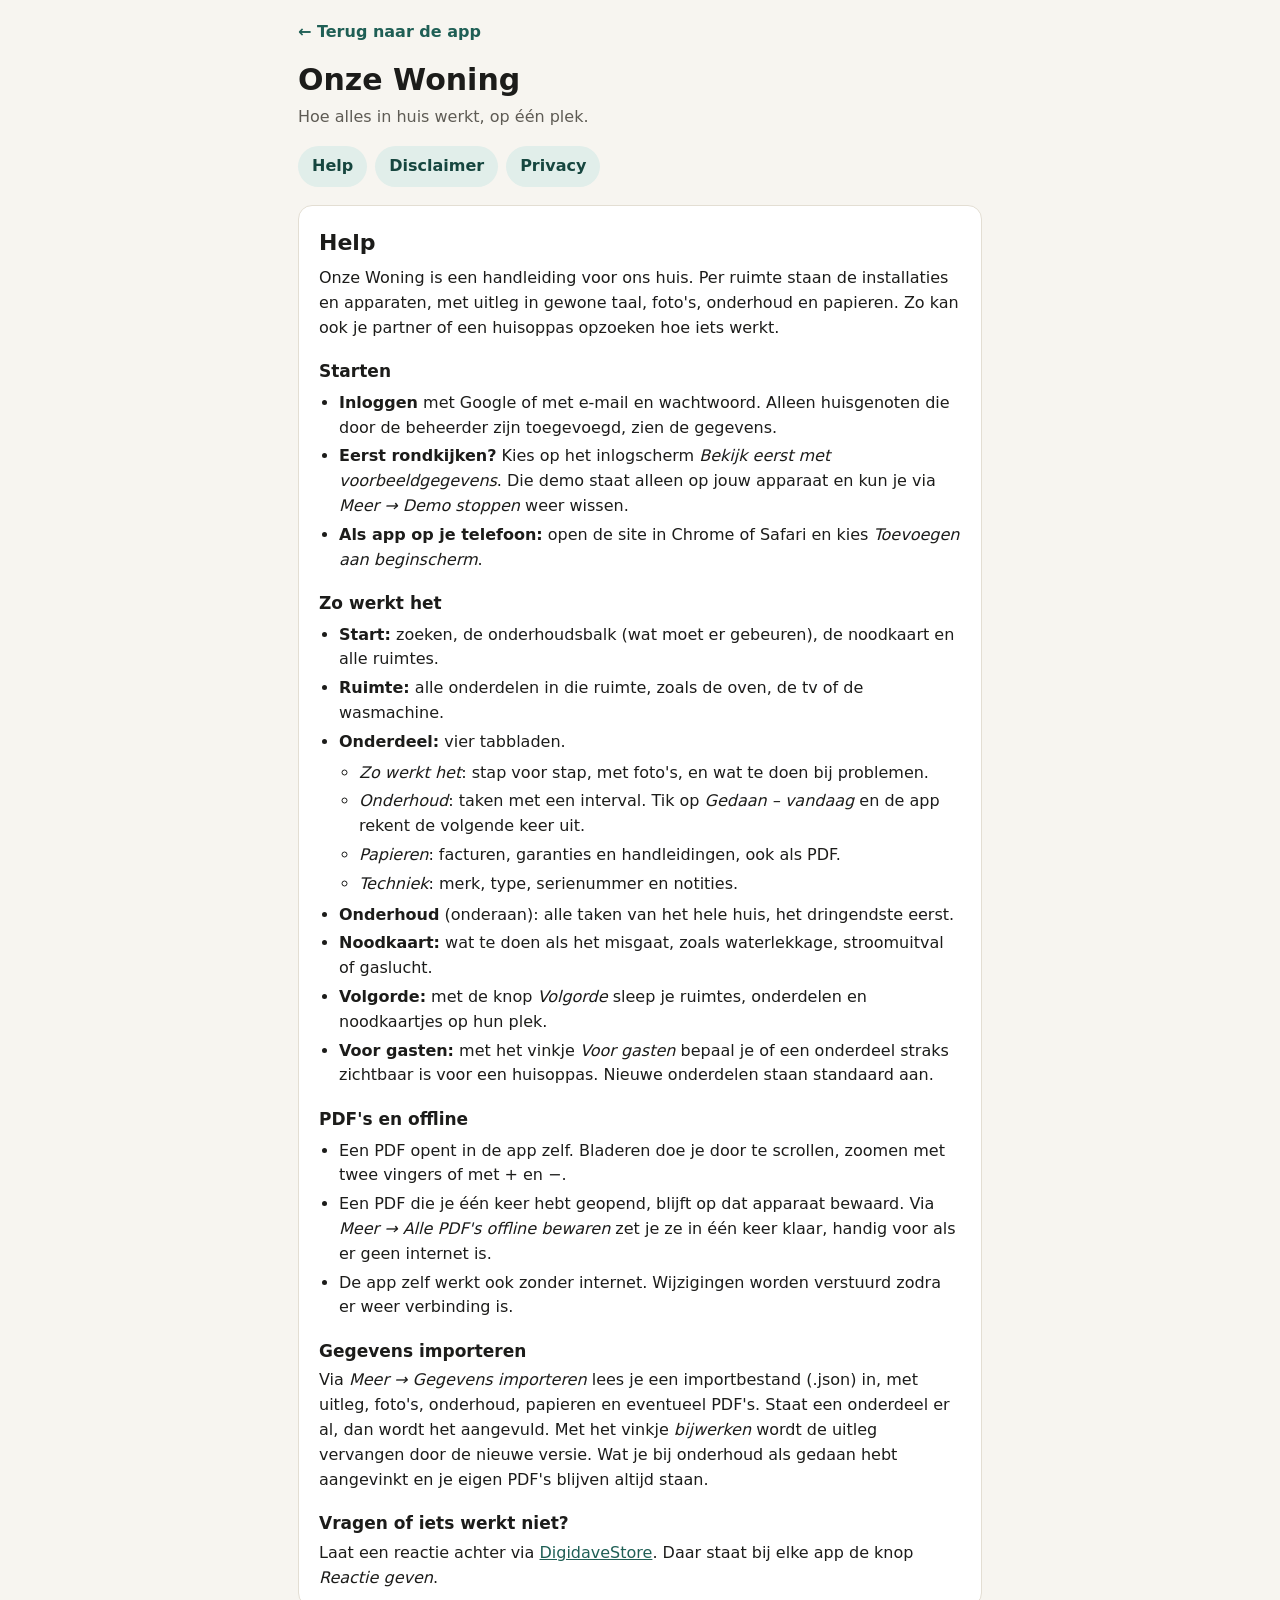
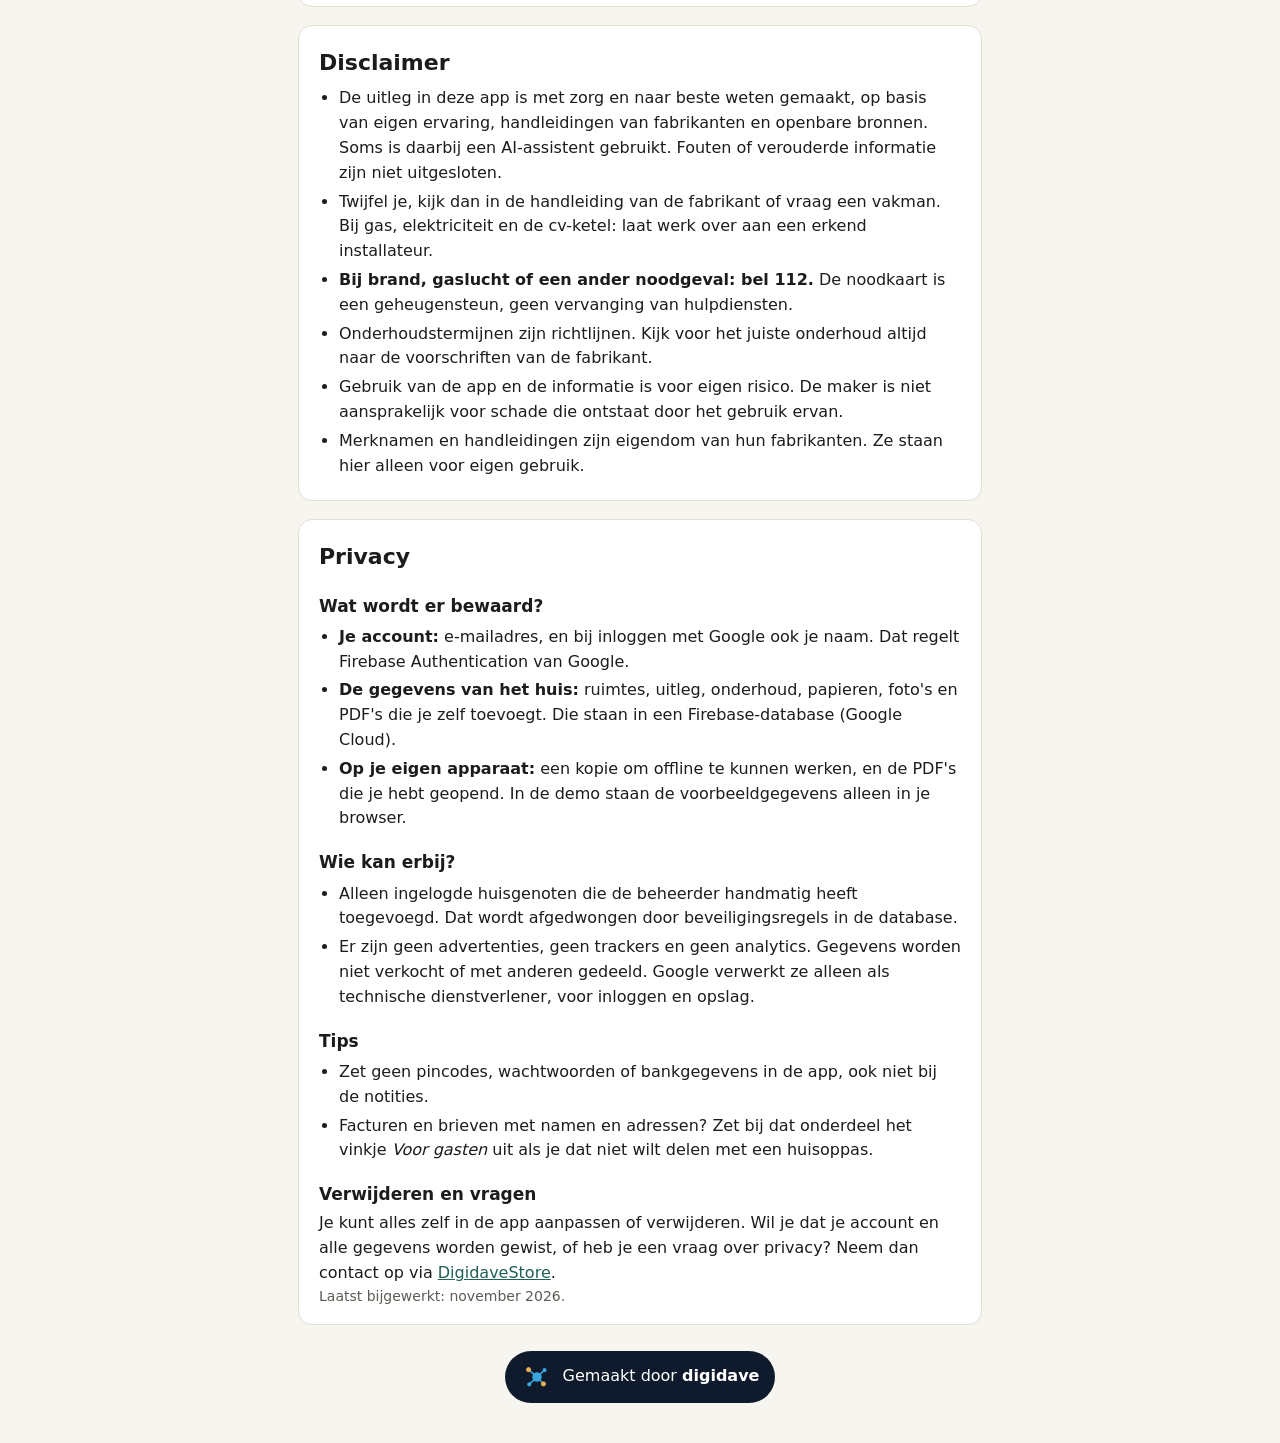
<file: help.html>
<!doctype html>
<!-- help.html — fix-10: help, disclaimer en privacy -->
<html lang="nl">
<head>
  <meta charset="utf-8">
  <meta name="viewport" content="width=device-width, initial-scale=1, viewport-fit=cover">
  <meta http-equiv="Content-Security-Policy" content="default-src 'self'; img-src 'self' data:; style-src 'self' https://fonts.googleapis.com; font-src https://fonts.gstatic.com; script-src 'none'; object-src 'none'; base-uri 'self'; form-action 'none'">
  <meta name="theme-color" content="#1F5F55">
  <title>Help, disclaimer en privacy · Onze Woning</title>
  <link rel="icon" href="icon.svg" type="image/svg+xml">
  <link rel="stylesheet" href="https://fonts.googleapis.com/css2?family=Figtree:wght@400;500;600;700;800&display=swap">
  <link rel="stylesheet" href="app.css">
</head>
<body class="hulp">
  <header class="hulp-kop">
    <a class="hulp-terug" href="./">← Terug naar de app</a>
    <h1>Onze Woning</h1>
    <p class="zacht">Hoe alles in huis werkt, op één plek.</p>
    <nav class="hulp-nav" aria-label="Op deze pagina">
      <a href="#help">Help</a><a href="#disclaimer">Disclaimer</a><a href="#privacy">Privacy</a>
    </nav>
  </header>

  <main class="hulp-inhoud">
    <section id="help">
      <h2>Help</h2>
      <p>Onze Woning is een handleiding voor ons huis. Per ruimte staan de installaties en apparaten, met uitleg in gewone taal, foto's, onderhoud en papieren. Zo kan ook je partner of een huisoppas opzoeken hoe iets werkt.</p>

      <h3>Starten</h3>
      <ul>
        <li><b>Inloggen</b> met Google of met e-mail en wachtwoord. Alleen huisgenoten die door de beheerder zijn toegevoegd, zien de gegevens.</li>
        <li><b>Eerst rondkijken?</b> Kies op het inlogscherm <i>Bekijk eerst met voorbeeldgegevens</i>. Die demo staat alleen op jouw apparaat en kun je via <i>Meer → Demo stoppen</i> weer wissen.</li>
        <li><b>Als app op je telefoon:</b> open de site in Chrome of Safari en kies <i>Toevoegen aan beginscherm</i>.</li>
      </ul>

      <h3>Zo werkt het</h3>
      <ul>
        <li><b>Start:</b> zoeken, de onderhoudsbalk (wat moet er gebeuren), de noodkaart en alle ruimtes.</li>
        <li><b>Ruimte:</b> alle onderdelen in die ruimte, zoals de oven, de tv of de wasmachine.</li>
        <li><b>Onderdeel:</b> vier tabbladen.
          <ul>
            <li><i>Zo werkt het</i>: stap voor stap, met foto's, en wat te doen bij problemen.</li>
            <li><i>Onderhoud</i>: taken met een interval. Tik op <i>Gedaan – vandaag</i> en de app rekent de volgende keer uit.</li>
            <li><i>Papieren</i>: facturen, garanties en handleidingen, ook als PDF.</li>
            <li><i>Techniek</i>: merk, type, serienummer en notities.</li>
          </ul>
        </li>
        <li><b>Onderhoud</b> (onderaan): alle taken van het hele huis, het dringendste eerst.</li>
        <li><b>Noodkaart:</b> wat te doen als het misgaat, zoals waterlekkage, stroomuitval of gaslucht.</li>
        <li><b>Volgorde:</b> met de knop <i>Volgorde</i> sleep je ruimtes, onderdelen en noodkaartjes op hun plek.</li>
        <li><b>Voor gasten:</b> met het vinkje <i>Voor gasten</i> bepaal je of een onderdeel straks zichtbaar is voor een huisoppas. Nieuwe onderdelen staan standaard aan.</li>
      </ul>

      <h3>PDF's en offline</h3>
      <ul>
        <li>Een PDF opent in de app zelf. Bladeren doe je door te scrollen, zoomen met twee vingers of met + en −.</li>
        <li>Een PDF die je één keer hebt geopend, blijft op dat apparaat bewaard. Via <i>Meer → Alle PDF's offline bewaren</i> zet je ze in één keer klaar, handig voor als er geen internet is.</li>
        <li>De app zelf werkt ook zonder internet. Wijzigingen worden verstuurd zodra er weer verbinding is.</li>
      </ul>

      <h3>Gegevens importeren</h3>
      <p>Via <i>Meer → Gegevens importeren</i> lees je een importbestand (.json) in, met uitleg, foto's, onderhoud, papieren en eventueel PDF's. Staat een onderdeel er al, dan wordt het aangevuld. Met het vinkje <i>bijwerken</i> wordt de uitleg vervangen door de nieuwe versie. Wat je bij onderhoud als gedaan hebt aangevinkt en je eigen PDF's blijven altijd staan.</p>

      <h3>Vragen of iets werkt niet?</h3>
      <p>Laat een reactie achter via <a href="https://bruindav.github.io/DigidaveStore/">DigidaveStore</a>. Daar staat bij elke app de knop <i>Reactie geven</i>.</p>
    </section>

    <section id="disclaimer">
      <h2>Disclaimer</h2>
      <ul>
        <li>De uitleg in deze app is met zorg en naar beste weten gemaakt, op basis van eigen ervaring, handleidingen van fabrikanten en openbare bronnen. Soms is daarbij een AI-assistent gebruikt. Fouten of verouderde informatie zijn niet uitgesloten.</li>
        <li>Twijfel je, kijk dan in de handleiding van de fabrikant of vraag een vakman. Bij gas, elektriciteit en de cv-ketel: laat werk over aan een erkend installateur.</li>
        <li><b>Bij brand, gaslucht of een ander noodgeval: bel 112.</b> De noodkaart is een geheugensteun, geen vervanging van hulpdiensten.</li>
        <li>Onderhoudstermijnen zijn richtlijnen. Kijk voor het juiste onderhoud altijd naar de voorschriften van de fabrikant.</li>
        <li>Gebruik van de app en de informatie is voor eigen risico. De maker is niet aansprakelijk voor schade die ontstaat door het gebruik ervan.</li>
        <li>Merknamen en handleidingen zijn eigendom van hun fabrikanten. Ze staan hier alleen voor eigen gebruik.</li>
      </ul>
    </section>

    <section id="privacy">
      <h2>Privacy</h2>
      <h3>Wat wordt er bewaard?</h3>
      <ul>
        <li><b>Je account:</b> e-mailadres, en bij inloggen met Google ook je naam. Dat regelt Firebase Authentication van Google.</li>
        <li><b>De gegevens van het huis:</b> ruimtes, uitleg, onderhoud, papieren, foto's en PDF's die je zelf toevoegt. Die staan in een Firebase-database (Google Cloud).</li>
        <li><b>Op je eigen apparaat:</b> een kopie om offline te kunnen werken, en de PDF's die je hebt geopend. In de demo staan de voorbeeldgegevens alleen in je browser.</li>
      </ul>

      <h3>Wie kan erbij?</h3>
      <ul>
        <li>Alleen ingelogde huisgenoten die de beheerder handmatig heeft toegevoegd. Dat wordt afgedwongen door beveiligingsregels in de database.</li>
        <li>Er zijn geen advertenties, geen trackers en geen analytics. Gegevens worden niet verkocht of met anderen gedeeld. Google verwerkt ze alleen als technische dienstverlener, voor inloggen en opslag.</li>
      </ul>

      <h3>Tips</h3>
      <ul>
        <li>Zet geen pincodes, wachtwoorden of bankgegevens in de app, ook niet bij de notities.</li>
        <li>Facturen en brieven met namen en adressen? Zet bij dat onderdeel het vinkje <i>Voor gasten</i> uit als je dat niet wilt delen met een huisoppas.</li>
      </ul>

      <h3>Verwijderen en vragen</h3>
      <p>Je kunt alles zelf in de app aanpassen of verwijderen. Wil je dat je account en alle gegevens worden gewist, of heb je een vraag over privacy? Neem dan contact op via <a href="https://bruindav.github.io/DigidaveStore/">DigidaveStore</a>.</p>
      <p class="zacht klein">Laatst bijgewerkt: november 2026.</p>
    </section>
  </main>

  <footer class="hulp-voet">
    <a href="https://bruindav.github.io/DigidaveStore/" class="digidave">
      <img src="digidave-logo.png" alt="" width="32" height="32"><span>Gemaakt door <b>digidave</b></span>
    </a>
  </footer>
</body>
</html>
</file>
<file: app.css>
/* app.css — fix-11 */
:root {
  --grond: #F7F5F0;
  --kaart: #FFFFFF;
  --lijn: #E3DED3;
  --lijn-sterk: #D6D0C4;
  --inkt: #1C1C1A;
  --zacht: #5E5B54;
  --tab: #4A4740;
  --accent: #1F5F55;
  --accent-donker: #16463F;
  --accent-licht: #E1EEEA;
  --waarschuw: #8A3A06;
  --waarschuw-licht: #FCE9D8;
  --waarschuw-rand: #E0A472;
  --nood: #B43C1E;
  --placeholder: #E6E1D6;
  --neutraal: #EDEAE3;
  --radius: 14px;
  --veilig-onder: env(safe-area-inset-bottom, 0px);
}

* { box-sizing: border-box; }
html { -webkit-text-size-adjust: 100%; }
body {
  margin: 0;
  background: var(--grond);
  color: var(--inkt);
  font-family: Figtree, system-ui, -apple-system, "Segoe UI", sans-serif;
  font-size: 16px;
  line-height: 1.4;
}
a { color: var(--accent); }
a:hover { color: var(--accent-donker); }
button, input, select, textarea { font: inherit; color: inherit; }
img { max-width: 100%; display: block; }
h1, h2, h3, p { margin: 0; }
:focus-visible { outline: 3px solid #2E7FD8; outline-offset: 2px; }

.sr { position: absolute !important; width: 1px; height: 1px; overflow: hidden; clip: rect(0 0 0 0); white-space: nowrap; }
.flex1 { flex: 1 1 auto; }
.zacht { color: var(--zacht); }
.klein { font-size: 14px; }
.heel-klein { font-size: 13px; }
.vet { font-weight: 700; }

.app { max-width: 560px; margin: 0 auto; min-height: 100vh; display: flex; flex-direction: column; }
.laden { padding: 40px 20px; color: var(--zacht); text-align: center; }
.view { flex: 1 1 auto; padding-bottom: calc(96px + var(--veilig-onder)); }
.pagina { padding: 20px 20px 24px; display: flex; flex-direction: column; gap: 18px; }
.stapel { display: flex; flex-direction: column; gap: 10px; }
.stapel-ruim { display: flex; flex-direction: column; gap: 18px; }
.rij { display: flex; align-items: center; gap: 8px; flex-wrap: wrap; }
.rij-tussen { display: flex; align-items: center; justify-content: space-between; gap: 8px; }

.demo-band { background: #2B3A67; color: #fff; font-size: 13px; font-weight: 600; text-align: center; padding: 6px 12px; }

/* Koppen */
.titel { font-size: 30px; font-weight: 800; letter-spacing: -0.5px; line-height: 1.1; }
.titel-m { font-size: 28px; font-weight: 800; letter-spacing: -0.4px; line-height: 1.15; }
.kop-s { font-size: 18px; font-weight: 700; }
.kop-xs { font-size: 16px; font-weight: 700; }
.terugbalk { display: flex; align-items: center; justify-content: space-between; padding: 10px 8px 0; }
.terug { display: inline-flex; align-items: center; gap: 2px; min-height: 44px; padding-right: 12px; border-radius: 22px; color: var(--zacht); text-decoration: none; font-size: 15px; }
.terug .ico { color: var(--inkt); width: 44px; display: inline-flex; justify-content: center; }

/* Iconen en knoppen */
.ico { display: inline-flex; flex: none; }
.ico svg { display: block; }
.icoonknop { display: inline-flex; align-items: center; justify-content: center; width: 44px; height: 44px; border-radius: 22px; border: none; background: transparent; color: var(--inkt); cursor: pointer; }
.icoonknop:hover { background: var(--neutraal); }
.icoonknop:disabled { opacity: 0.35; cursor: default; background: transparent; }
.knop { display: inline-flex; align-items: center; justify-content: center; gap: 8px; min-height: 48px; padding: 0 18px; border-radius: var(--radius); border: none; font-weight: 700; font-size: 16px; cursor: pointer; text-decoration: none; }
.knop:disabled { opacity: 0.6; cursor: default; }
.knop-primair { background: var(--accent); color: #fff; }
.knop-primair:hover { background: var(--accent-donker); color: #fff; }
.knop-rand { background: var(--kaart); color: var(--accent); border: 1.5px solid var(--accent); }
.knop-rand:hover { background: var(--accent-licht); }
.knop-tekst { background: transparent; color: var(--accent); padding: 0 10px; }
.knop-gevaar { background: transparent; color: var(--nood); border: 1.5px solid #E6B3A6; }
.knop-gevaar:hover { background: #FBEAE5; }
.knop-breed { width: 100%; }
.knop-klein { min-height: 44px; font-size: 15px; padding: 0 14px; }
.onder-actie { padding: 4px 20px 0; }
.knoppen-2 { display: grid; grid-template-columns: repeat(2, minmax(0, 1fr)); gap: 10px; }

/* Kaarten en lijsten */
.kaart { background: var(--kaart); border: 1px solid var(--lijn); border-radius: var(--radius); }
.kaart-p { padding: 12px 14px; }
a.kaart, button.kaart { text-decoration: none; color: var(--inkt); }
a.kaart:hover, button.kaart:hover { border-color: var(--lijn-sterk); background: #FFFEFB; }
.lijst { list-style: none; margin: 0; padding: 0; display: flex; flex-direction: column; gap: 8px; }
.lijst-rij { display: flex; align-items: center; gap: 12px; padding: 10px 12px; text-align: left; width: 100%; }
.lijst-tekst { flex: 1 1 auto; min-width: 0; display: flex; flex-direction: column; gap: 2px; }
.lijst-titel { font-size: 16px; font-weight: 700; }
.lijst-sub { font-size: 13px; color: var(--zacht); }
.duim { width: 52px; height: 52px; border-radius: 10px; background: var(--placeholder); flex: none; object-fit: cover; }
.leeg { padding: 18px; text-align: center; color: var(--zacht); font-size: 15px; background: var(--kaart); border: 1.5px dashed var(--lijn-sterk); border-radius: var(--radius); }

/* Zoeken */
.zoek { position: relative; }
.zoek .ico { position: absolute; left: 16px; top: 14px; color: var(--zacht); pointer-events: none; }
.zoek input { width: 100%; height: 48px; padding: 0 16px 0 46px; border-radius: var(--radius); border: 1px solid var(--lijn); background: var(--kaart); font-size: 16px; }

/* Noodknop */
.noodknop { display: flex; align-items: center; gap: 14px; padding: 14px 16px; border-radius: 16px; background: var(--nood); color: #fff; text-decoration: none; }
.noodknop:hover { color: #fff; background: #9C3218; }
.noodknop-ico { display: flex; align-items: center; justify-content: center; width: 44px; height: 44px; border-radius: 12px; background: rgba(255,255,255,0.18); }
.noodknop-tekst { display: flex; flex-direction: column; }
.noodknop-tekst b { font-size: 17px; }
.noodknop-tekst span { font-size: 14px; opacity: 0.92; }

/* Status-labels */
.pil { flex: none; font-size: 12px; font-weight: 700; padding: 4px 8px; border-radius: 8px; white-space: nowrap; }
.pil-laat, .pil-nooit { color: var(--waarschuw); background: var(--waarschuw-licht); }
.pil-binnenkort, .pil-gast { color: var(--accent); background: var(--accent-licht); }
.pil-later { color: var(--tab); background: var(--neutraal); }
.stip { width: 10px; height: 10px; border-radius: 5px; flex: none; background: var(--accent); }
.stip-laat, .stip-nooit { background: #C2570C; }
.stip-later { background: #9C968A; }

/* Ruimtes */
.raster-2 { display: grid; grid-template-columns: repeat(2, minmax(0, 1fr)); gap: 10px; }
.ruimtetegel { display: flex; flex-direction: column; gap: 2px; padding: 14px; min-height: 64px; }
.ruimtetegel b { font-size: 16px; }
.ruimtetegel span { font-size: 13px; color: var(--zacht); }
.tegel-nieuw { display: flex; align-items: center; justify-content: center; gap: 6px; min-height: 64px; border-radius: var(--radius); border: 1.5px dashed #B9B2A3; background: transparent; font-weight: 600; font-size: 15px; color: var(--accent); cursor: pointer; }
.tegel-nieuw:hover { background: var(--accent-licht); }
.kopfoto { width: 100%; height: 160px; border-radius: 16px; object-fit: cover; background: var(--placeholder); }

/* Item */
.item-kop { padding: 0 20px; display: flex; flex-direction: column; gap: 4px; }
.gast-schakel { flex: none; white-space: nowrap; display: inline-flex; align-items: center; gap: 8px; min-height: 44px; font-size: 14px; font-weight: 600; color: var(--accent); cursor: pointer; }
.gast-schakel input { width: 20px; height: 20px; accent-color: var(--accent); margin: 0; }
.tabs { display: flex; gap: 2px; padding: 4px 16px 12px; border-bottom: 1px solid var(--lijn); overflow-x: auto; scrollbar-width: none; }
.tabs a { flex: none; min-height: 40px; display: flex; align-items: center; padding: 0 10px; border-radius: 20px; text-decoration: none; font-size: 14px; font-weight: 600; color: var(--tab); }
.tabs a:hover { background: var(--neutraal); }
.tabs a[aria-current="page"] { background: var(--accent); color: #fff; font-weight: 700; padding: 0 12px; }
.tab-inhoud { padding: 16px 20px 0; display: flex; flex-direction: column; gap: 12px; }
.alinea { font-size: 16px; line-height: 1.5; white-space: pre-line; }

/* Stappen */
.stappen { list-style: none; margin: 0; padding: 0; display: flex; flex-direction: column; gap: 10px; }
.stap { display: flex; gap: 12px; padding: 12px; }
.stapnr { flex: none; width: 32px; height: 32px; border-radius: 16px; background: var(--accent); color: #fff; display: flex; align-items: center; justify-content: center; font-weight: 800; font-size: 15px; }
.stap-inhoud { flex: 1 1 auto; min-width: 0; display: flex; flex-direction: column; gap: 8px; }
.stap-inhoud p { font-size: 16px; line-height: 1.45; white-space: pre-line; }
.stapfoto { width: 100%; max-height: 260px; object-fit: cover; border-radius: 10px; background: var(--placeholder); cursor: zoom-in; border: none; padding: 0; }
.fotoknop { border: none; padding: 0; background: none; cursor: zoom-in; display: block; width: 100%; }
.tipblok { padding: 12px 14px; border-radius: var(--radius); background: var(--waarschuw-licht); display: flex; gap: 10px; }
.tipblok .ico { color: var(--waarschuw); }
.tipblok b { color: var(--waarschuw); font-size: 15px; }
.tipblok p { font-size: 15px; line-height: 1.45; color: #4A2A10; white-space: pre-line; }

/* Onderhoud */
.taak { padding: 14px; display: flex; flex-direction: column; gap: 10px; }
.taak-laat { border: 1.5px solid var(--waarschuw-rand); }
.taak-kop { display: flex; justify-content: space-between; align-items: flex-start; gap: 8px; }
.taak-titelknop { border: none; background: none; padding: 0; text-align: left; cursor: pointer; display: flex; flex-direction: column; gap: 2px; min-height: 44px; justify-content: center; }
.taak-titelknop b { font-size: 16px; }
.taak-titelknop span { font-size: 13px; color: var(--zacht); }
.taak-info { display: grid; grid-template-columns: repeat(2, minmax(0, 1fr)); gap: 8px; font-size: 13px; }
.taak-info span { display: flex; flex-direction: column; }
.taak-info .lbl { color: var(--zacht); }
.historie { list-style: none; margin: 0; padding: 0; font-size: 14px; }
.historie li { display: flex; justify-content: space-between; gap: 10px; padding: 9px 0; border-bottom: 1px solid var(--lijn); }

/* Papieren */
.filters { display: flex; gap: 6px; flex-wrap: wrap; }
.chip { min-height: 36px; padding: 0 12px; border-radius: 18px; border: 1px solid var(--lijn-sterk); background: var(--kaart); font-size: 13px; font-weight: 600; cursor: pointer; }
.chip[aria-pressed="true"] { background: var(--inkt); color: #fff; border-color: var(--inkt); }
.doc-ico { flex: none; width: 44px; height: 52px; border-radius: 8px; background: var(--neutraal); display: flex; align-items: center; justify-content: center; font-size: 11px; font-weight: 800; color: var(--tab); object-fit: cover; }
.melding-groen { display: flex; align-items: center; gap: 10px; padding: 12px 14px; border-radius: var(--radius); background: var(--accent-licht); color: var(--inkt); }
.melding-groen .ico { color: var(--accent); }
.slot-noot { display: flex; align-items: center; gap: 6px; font-size: 13px; color: var(--zacht); }
.papier-rij { display: flex; align-items: center; gap: 4px; }
.papier-rij > a, .papier-rij > button.kaart { flex: 1 1 auto; min-width: 0; }

/* Techniek */
.dl { margin: 0; display: flex; flex-direction: column; }
.dl div { display: flex; justify-content: space-between; gap: 12px; padding: 11px 14px; border-bottom: 1px solid var(--lijn); }
.dl div:last-child { border-bottom: none; }
.dl dt { color: var(--zacht); font-size: 14px; }
.dl dd { margin: 0; font-weight: 600; text-align: right; font-size: 15px; overflow-wrap: anywhere; }

/* Noodkaart */
.noodkop { background: var(--nood); color: #fff; padding: 10px 8px 18px; }
.noodkop .terug, .noodkop .terug .ico, .noodkop .icoonknop { color: #fff; }
.noodkop .icoonknop:hover { background: rgba(255,255,255,0.15); }
.noodkop-tekst { padding: 0 12px; }
.noodkop-tekst p { margin-top: 4px; font-size: 15px; opacity: 0.92; }
.tel112 { display: flex; align-items: center; justify-content: space-between; min-height: 56px; padding: 0 16px; border-radius: var(--radius); background: var(--inkt); color: #fff; text-decoration: none; font-weight: 700; }
.tel112:hover { color: #fff; background: #000; }
.noodblok { padding: 14px; display: flex; gap: 12px; }
.noodblok-foto { flex: none; width: 76px; height: 76px; border-radius: 10px; object-fit: cover; background: var(--placeholder); }
.noodblok b { font-size: 17px; }
.noodblok p { font-size: 15px; line-height: 1.45; white-space: pre-line; margin-top: 4px; }
.contact { display: flex; flex-direction: column; justify-content: center; min-height: 56px; padding: 8px 12px; }
.contact b { font-size: 15px; }
.contact span { font-size: 13px; color: var(--accent); }

/* Contacten (fix-11) */
.contact-rij { display: flex; align-items: center; gap: 8px; }
.contact-rij > .kaart { flex: 1; min-width: 0; text-align: left; }
.contact-rij .lijst-sub { display: -webkit-box; -webkit-line-clamp: 2; -webkit-box-orient: vertical; overflow: hidden; }
.contact-leeg .lijst-titel, .contact-leeg .lijst-sub { color: var(--zacht); }
.belknop { flex: none; display: flex; align-items: center; justify-content: center; width: 48px; height: 48px; border-radius: 50%; background: var(--accent-licht); color: var(--accent); }
.belknop:hover { background: var(--accent); color: #fff; }

/* Onder-navigatie */
.onder-nav { position: fixed; left: 0; right: 0; bottom: 0; z-index: 10; background: var(--kaart); border-top: 1px solid var(--lijn); padding: 8px 8px calc(10px + var(--veilig-onder)); }
.onder-nav-binnen { max-width: 560px; margin: 0 auto; display: grid; grid-template-columns: repeat(4, minmax(0, 1fr)); }
.onder-nav a { display: flex; flex-direction: column; align-items: center; justify-content: center; gap: 3px; min-height: 48px; text-decoration: none; font-size: 12px; font-weight: 500; color: var(--zacht); border-radius: 12px; }
.onder-nav a[aria-current="page"] { color: var(--accent); font-weight: 700; }

/* Dialogen */
dialog.sheet { border: none; padding: 0; width: min(560px, 100%); max-width: 100%; max-height: 92vh; margin: auto auto 0; border-radius: 20px 20px 0 0; background: var(--grond); color: var(--inkt); }
dialog.sheet::backdrop { background: rgba(20, 18, 14, 0.45); }
@media (min-width: 600px) { dialog.sheet { margin: auto; border-radius: 20px; } }
.sheet-form { display: flex; flex-direction: column; max-height: 92vh; }
.sheet-kop { display: flex; align-items: center; justify-content: space-between; padding: 12px 8px 4px 20px; }
.sheet-kop h2 { font-size: 20px; font-weight: 800; }
.sheet-lijf { padding: 8px 20px 16px; overflow-y: auto; display: flex; flex-direction: column; gap: 14px; }
.sheet-voet { display: flex; gap: 8px; align-items: center; padding: 12px 20px calc(16px + var(--veilig-onder)); border-top: 1px solid var(--lijn); background: var(--kaart); flex-wrap: wrap; }
.sheet-voet .knop { min-height: 46px; }
.veld { display: flex; flex-direction: column; gap: 6px; }
.veld > label, .veld-label { font-size: 14px; font-weight: 600; }
.veld-hint { font-size: 13px; color: var(--zacht); }
.invoer { width: 100%; min-height: 48px; padding: 10px 14px; border-radius: 12px; border: 1px solid var(--lijn-sterk); background: var(--kaart); font-size: 16px; }
textarea.invoer { min-height: 84px; resize: vertical; line-height: 1.45; }
.invoer[aria-invalid="true"] { border-color: var(--nood); box-shadow: 0 0 0 2px #F5D2C8; }
.vinkje { display: flex; align-items: center; gap: 10px; min-height: 44px; font-size: 15px; cursor: pointer; }
.vinkje input { width: 20px; height: 20px; accent-color: var(--accent); margin: 0; }
.twee-kol { display: grid; grid-template-columns: repeat(2, minmax(0, 1fr)); gap: 10px; }
.subkop { font-size: 15px; font-weight: 800; margin-top: 4px; }
.stap-edit { padding: 12px; display: flex; flex-direction: column; gap: 8px; }
.stap-edit-kop { display: flex; align-items: center; gap: 2px; }
.fotoveld { display: flex; flex-direction: column; gap: 8px; }
.fotoveld-img { width: 100%; max-height: 200px; object-fit: cover; border-radius: 10px; background: var(--placeholder); }
.fotoveld.bezig { opacity: 0.6; pointer-events: none; }
.foto-groot { width: 100%; max-height: 75vh; object-fit: contain; border-radius: 12px; background: #000; }

/* Inloggen */
.welkom { padding: 48px 24px 32px; display: flex; flex-direction: column; gap: 18px; }
.logo { width: 64px; height: 64px; border-radius: 18px; background: var(--accent); color: #fff; display: flex; align-items: center; justify-content: center; }
.scheiding { display: flex; align-items: center; gap: 10px; color: var(--zacht); font-size: 14px; }
.scheiding::before, .scheiding::after { content: ""; flex: 1; height: 1px; background: var(--lijn-sterk); }
.code { font-family: ui-monospace, SFMono-Regular, Menlo, monospace; font-size: 14px; background: var(--kaart); border: 1px solid var(--lijn); border-radius: 10px; padding: 10px 12px; overflow-wrap: anywhere; user-select: all; }
.foutblok { padding: 12px 14px; border-radius: var(--radius); background: #FBEAE5; color: #7A2410; font-size: 15px; }

/* Meldingen */
.meldingen { position: fixed; left: 0; right: 0; bottom: calc(84px + var(--veilig-onder)); z-index: 100; display: flex; flex-direction: column; align-items: center; gap: 8px; pointer-events: none; padding: 0 16px; }
.melding { background: var(--inkt); color: #fff; padding: 12px 16px; border-radius: 12px; font-size: 15px; max-width: 520px; box-shadow: 0 6px 20px rgba(0,0,0,0.2); }
.melding-fout { background: #7A2410; }

.versie { text-align: center; font-size: 12px; color: var(--zacht); padding: 8px 0 0; }

/* Volgorde aanpassen (fix-3) */
.sorteer { user-select: none; -webkit-user-select: none; }
.sorteer-rij { display: flex; align-items: center; gap: 2px; padding: 6px 4px 6px 0; transition: box-shadow 0.15s; }
.sorteer-rij.sleept { border-color: var(--accent); box-shadow: 0 8px 22px rgba(0, 0, 0, 0.16); background: #FFFEFB; }
.greep { flex: none; width: 44px; height: 44px; display: flex; align-items: center; justify-content: center; color: var(--zacht); cursor: grab; touch-action: none; }
.sorteer-rij.sleept .greep { cursor: grabbing; color: var(--accent); }
.volgorde-modus { padding: 12px; border-radius: 16px; background: var(--accent-licht); }

/* fix-9: onderhoudsbalk op het startscherm */
.onderhoudbalk { display: flex; align-items: center; gap: 12px; padding: 12px 14px; border-radius: var(--radius); background: var(--accent-licht); color: var(--accent-donker); text-decoration: none; border: 1px solid transparent; }
.onderhoudbalk:hover { border-color: var(--accent); color: var(--accent-donker); }
.onderhoudbalk-laat { background: var(--waarschuw-licht); color: var(--waarschuw); border-color: var(--waarschuw-rand); }
.onderhoudbalk-laat:hover { border-color: var(--waarschuw); color: var(--waarschuw); }
.onderhoudbalk-ico { display: flex; }
.onderhoudbalk-tekst { flex: 1; display: flex; align-items: center; flex-wrap: wrap; gap: 0 2px; }
.onderhoudbalk-tekst b { margin-right: 4px; }

/* fix-9: PDF-kijker */
body.pdf-open { overflow: hidden; }
.pdf-kijker { position: fixed; inset: 0; z-index: 1000; display: flex; flex-direction: column; background: #3A3833; }
.pdf-kop { display: flex; align-items: center; gap: 4px; padding: 6px 8px; padding-top: max(6px, env(safe-area-inset-top, 0px)); background: var(--kaart); border-bottom: 1px solid var(--lijn); }
.pdf-titel { flex: 1; min-width: 0; font-weight: 600; white-space: nowrap; overflow: hidden; text-overflow: ellipsis; }
.pdf-pag { font-size: 14px; color: var(--zacht); white-space: nowrap; padding: 0 4px; }
.pdf-zoom { font-size: 24px; font-weight: 600; line-height: 1; }
.pdf-zoom:disabled { opacity: 0.35; }
.pdf-scroll { flex: 1; overflow: auto; -webkit-overflow-scrolling: touch; touch-action: pan-x pan-y; padding: 8px; padding-bottom: calc(8px + var(--veilig-onder)); }
.pdf-blad { margin: 0 auto; display: flex; flex-direction: column; gap: 8px; }
.pdf-pagina { width: 100%; background: #fff; box-shadow: 0 1px 4px rgba(0,0,0,0.3); }
.pdf-pagina canvas { display: block; width: 100%; height: 100%; }
.pdf-status { color: #fff; text-align: center; padding: 32px 16px; }
.pdf-status a { color: #fff; }

/* fix-10: help-, disclaimer- en privacypagina */
body.hulp { margin: 0; background: var(--grond); color: var(--inkt); font-family: Figtree, system-ui, sans-serif; line-height: 1.55; }
.hulp-kop, .hulp-inhoud, .hulp-voet { max-width: 720px; margin: 0 auto; padding: 0 18px; }
.hulp-kop { padding-top: 20px; }
.hulp-kop h1 { margin: 12px 0 2px; font-size: 30px; }
.hulp-terug { color: var(--accent); font-weight: 600; text-decoration: none; }
.hulp-nav { display: flex; gap: 8px; flex-wrap: wrap; margin: 16px 0 4px; }
.hulp-nav a { padding: 8px 14px; border-radius: 999px; background: var(--accent-licht); color: var(--accent-donker); font-weight: 600; text-decoration: none; }
.hulp-inhoud section { background: var(--kaart); border: 1px solid var(--lijn); border-radius: var(--radius); padding: 4px 20px 16px; margin: 18px 0; scroll-margin-top: 12px; }
.hulp-inhoud h2 { font-size: 22px; margin: 16px 0 6px; }
.hulp-inhoud h3 { font-size: 17px; margin: 18px 0 4px; }
.hulp-inhoud ul { padding-left: 20px; margin: 6px 0; }
.hulp-inhoud li { margin: 4px 0; }
.hulp-inhoud a { color: var(--accent); }
.hulp-voet { padding: 8px 18px 40px; text-align: center; }
.digidave { display: inline-flex; align-items: center; gap: 10px; padding: 10px 16px; border-radius: 999px; background: #0F1B2D; color: #fff; text-decoration: none; }
.digidave img { display: block; }
.app-links { display: flex; justify-content: center; gap: 14px; flex-wrap: wrap; margin-top: 8px; font-size: 14px; }
.app-links a { color: var(--zacht); }
.meer-voet { display: flex; align-items: center; justify-content: center; gap: 8px; margin-top: 6px; }
.meer-voet img { width: 20px; height: 20px; }
</file>
